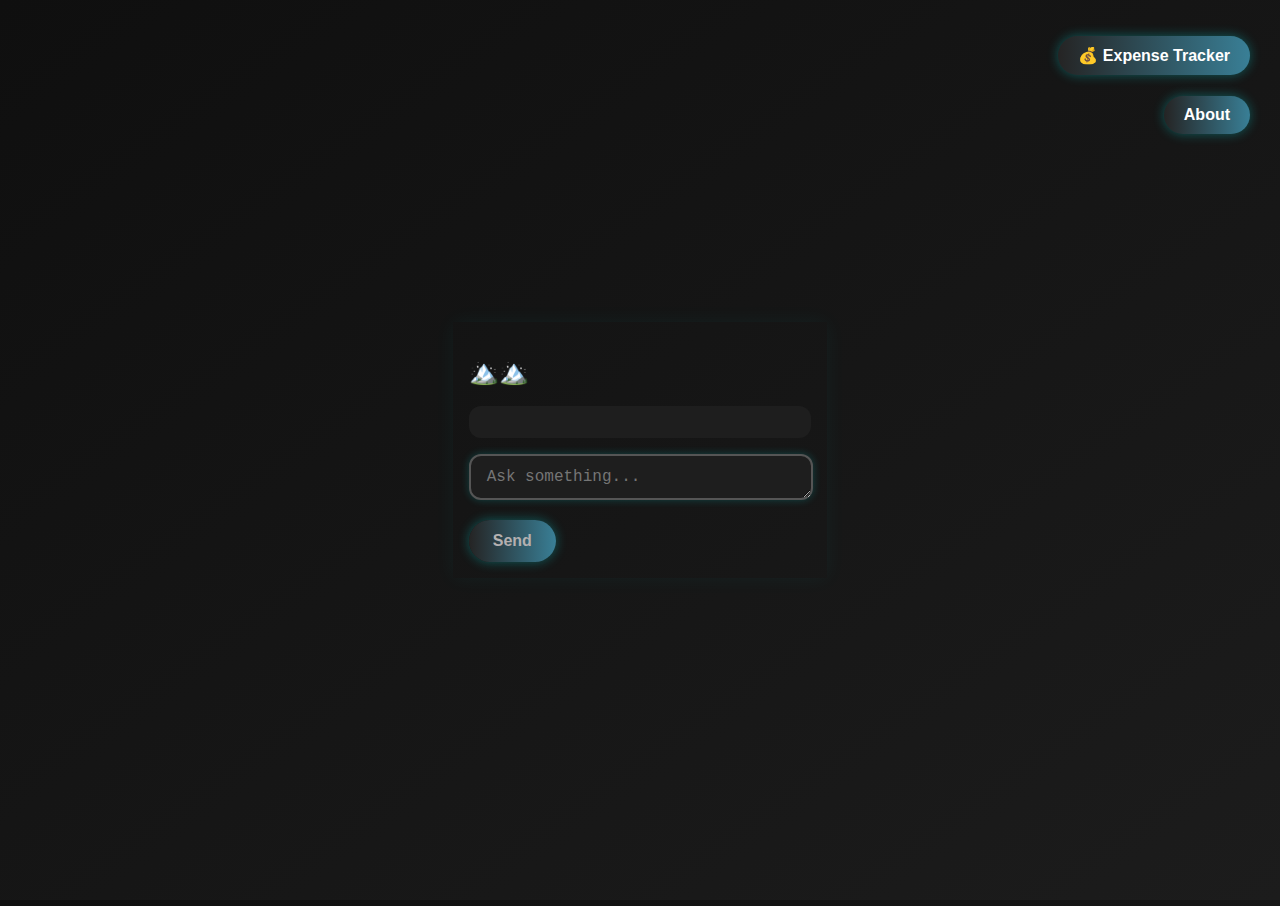
<file: public/index.html>
<!DOCTYPE html>
<html>
<head>
  <title>Travel AI Chatbot</title>
  <link rel="stylesheet" href="css/style.css" />
  <style>
    /* Page transition fade-out */
    .fade-out {
      animation: fadeOut 0.8s forwards;
    }

    @keyframes fadeOut {
      to {
        opacity: 0;
        transform: translateY(-20px);
      }
    }

    .switch-button {
      position: absolute;
      top: 20px;
      right: 30px;
      padding: 10px 20px;
      border: none;
      border-radius: 25px;
      background-color: #333;
      color: white;
      cursor: pointer;
      font-size: 1rem;
      transition: background-color 0.3s ease, transform 0.3s ease;
      z-index: 999;
    }

    .switch-button:hover {
      background-color: #555;
      transform: scale(1.05);
    }

    .nav-button {
      position: absolute;
      top: 80px;
      right: 30px;
      padding: 10px 20px;
      border: none;
      border-radius: 25px;
      background-color: #333;
      color: white;
      cursor: pointer;
      font-size: 1rem;
      transition: background-color 0.3s ease, transform 0.3s ease;
      z-index: 999;
    }

    .nav-button:hover {
      background-color: #555;
      transform: scale(1.05);
    }

    /* Enhanced bot message box styling */
    .message.bot-message {
      background: linear-gradient(135deg, #1e90ff, #00d4ff, #7b68ee); /* Dynamic gradient with purple accent */
      border-radius: 20px;  
      padding: 18px;  
      margin: 12px 0;  
      box-shadow: 0 6px 15px rgba(0, 191, 255, 0.5), 0 0 20px rgba(30, 144, 255, 0.3); /* Glowing shadow */
      border: 1px solid rgba(255, 255, 255, 0.2);  
      color: #fff;  
      display: flex; 
      align-items: flex-start;  
      max-width: 85%;  
      animation: bounceIn 0.5s ease-out; 
      transition: transform 0.2s ease, box-shadow 0.2s ease;  
    }

    .message.bot-message:hover {
      transform: scale(1.02);  
      box-shadow: 0 8px 20px rgba(0, 191, 255, 0.7), 0 0 25px rgba(30, 144, 255, 0.5); /* Enhanced glow */
    }

    .message.bot-message .bot-icon {
      font-size: 28px; 
      margin-right: 12px;  
      text-shadow: 0 0 5px rgba(255, 255, 255, 0.8);  
      animation: wiggle 1.5s infinite;  
    }

    .message.bot-message .typing-area {
      font-size: 17px;  
      line-height: 1.5; 
      text-shadow: 0 1px 3px rgba(0, 0, 0, 0.2);  
    }

    .message.bot-message .typing-area p {
      margin: 6px 0; 
    }


    @keyframes bounceIn {
      0% {
        opacity: 0;
        transform: scale(0.9) translateY(20px);
      }
      60% {
        opacity: 1;
        transform: scale(1.05);
      }
      100% {
        transform: scale(1) translateY(0);
      }
    }


    @keyframes wiggle {
      0%, 100% { transform: rotate(0deg); }
      25% { transform: rotate(5deg); }
      75% { transform: rotate(-5deg); }
    }
  </style>
</head>
<body>

  <button class="switch-button" onclick="goToExpense()">💰 Expense Tracker</button>
  <button class="nav-button" onclick="goToabout()">About</button>

 
  <div class="container">
    <h2>🏔️🏔️</h2>
    <div id="chat-box" class="chat-box"></div>
    <textarea id="chat-input" placeholder="Ask something..." rows="1"></textarea>
    <button onclick="sendMessage()">Send</button>
  </div>


  <script>
    document.addEventListener("DOMContentLoaded", function() {
      for (let i = 0; i < 80; i++) {
        let star = document.createElement("div");
        star.className = "star";
        star.style.left = Math.random() * 100 + "vw";
        star.style.top = Math.random() * 100 + "vh";
        star.style.width = star.style.height = Math.random() * 4 + 2 + "px";
        star.style.animationDuration = (Math.random() * 3 + 2) + "s";
        document.body.appendChild(star);
      }

      setInterval(() => {
        let shootingStar = document.createElement("div");
        shootingStar.className = "shooting-star";
        shootingStar.style.left = Math.random() * 100 + "vw";
        shootingStar.style.top = Math.random() * 50 + "vh";
        document.body.appendChild(shootingStar);
        setTimeout(() => shootingStar.remove(), 3000);
      }, 4000);
    });
  </script>


  <script>
    function goToExpense() {
      document.body.classList.add("fade-out");
      setTimeout(() => {
        window.location.href = "/expense/expense.html";
      }, 700);
    }
  </script>
  <script>
    function goToabout() {
      document.body.classList.add("fade-out");
      setTimeout(() => {
        window.location.href = "/about.html";
      }, 700);
    }
  </script>
  <script src="js/chat.js"></script>
</body>
</html>
</file>
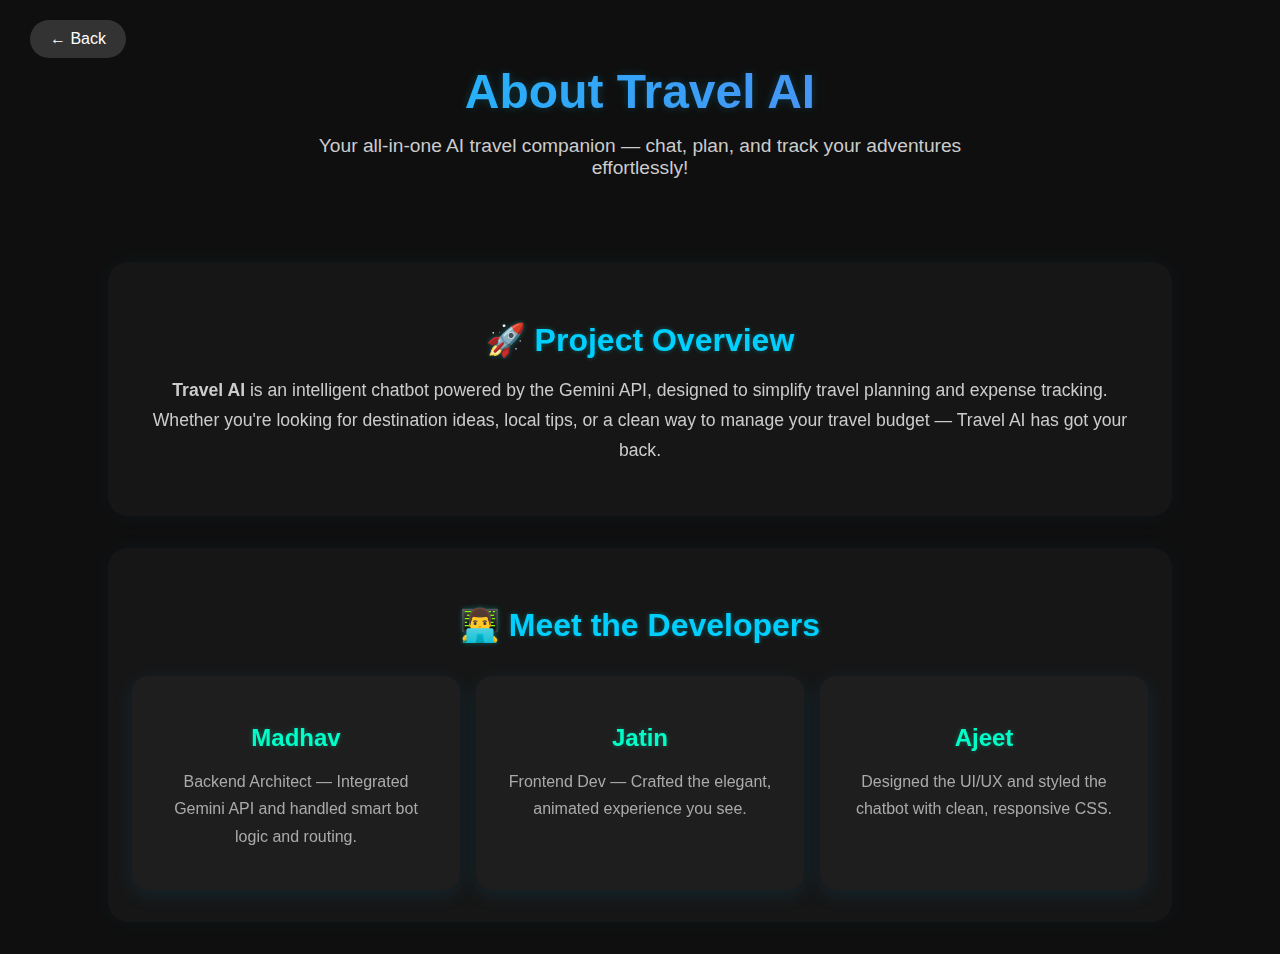
<file: about.html>
<!DOCTYPE html>
<html lang="en">
<head>
  <meta charset="UTF-8" />
  <meta name="viewport" content="width=device-width, initial-scale=1.0"/>
  <title>About - Travel AI</title>
  <style>
    body {
      margin: 0;
      font-family: 'Segoe UI', sans-serif;
      background-color: #0f0f0f;
      color: #fff;
      overflow-x: hidden;
    }
    .back-button {
      position: fixed;
      top: 20px;
      left: 30px;
      padding: 10px 20px;
      border: none;
      border-radius: 25px;
      background: #333;
      color: white;
      cursor: pointer;
      font-size: 1rem;
      transition: background 0.3s ease, transform 0.3s ease;
      z-index: 10;
    }
    .back-button:hover {
      background: #555;
      transform: scale(1.05);
    }
    header {
      text-align: center;
      padding: 4rem 1rem 2rem;
      animation: slideFadeDown 1s ease-in-out;
    }
    header h1 {
      font-size: 3rem;
      margin: 0;
      background: linear-gradient(to right, #00d4ff, #7b68ee);
      color: transparent;
      background-clip: text;
      -webkit-background-clip: text;
      -webkit-text-fill-color: transparent;
      text-shadow: 0 0 10px rgba(0, 212, 255, 0.2);
    }
    header p {
      margin-top: 1rem;
      font-size: 1.2rem;
      color: #ccc;
      max-width: 700px;
      margin-left: auto;
      margin-right: auto;
    }

    .section {
      max-width: 1000px;
      margin: 2rem auto;
      padding: 2rem;
      background: rgba(255, 255, 255, 0.03);
      border-radius: 20px;
      backdrop-filter: blur(5px);
      animation: fadeInUp 1s ease;
      box-shadow: 0 0 20px rgba(0, 191, 255, 0.05);
    }

    .section h2 {
      font-size: 2rem;
      color: #00cfff;
      margin-bottom: 1rem;
      text-shadow: 0 0 5px rgba(0, 255, 255, 0.3);
      text-align: center;
    }

    .section p {
      font-size: 1.1rem;
      line-height: 1.7;
      color: #ccc;
      text-align: center;
    }

    .developers {
      display: grid;
      grid-template-columns: repeat(auto-fit, minmax(250px, 1fr));
      gap: 2rem;
      margin-top: 2rem;
      justify-items: center;
    }

    .dev-card {
      background: #1e1e1e;
      padding: 1.5rem;
      border-radius: 16px;
      width: 100%;
      max-width: 280px;
      text-align: center;
      transition: transform 0.3s ease, box-shadow 0.3s ease;
      box-shadow: 0 5px 20px rgba(0, 191, 255, 0.1);
    }

    .dev-card:hover {
      transform: translateY(-5px) scale(1.03);
      box-shadow: 0 10px 25px rgba(0, 191, 255, 0.3);
    }

    .dev-card h3 {
      font-size: 1.5rem;
      margin-bottom: 0.5rem;
      color: #00ffc8;
      text-shadow: 0 0 5px rgba(0, 255, 200, 0.3);
    }

    .dev-card p {
      font-size: 1rem;
      color: #aaa;
    }

    @keyframes slideFadeDown {
      from {
        opacity: 0;
        transform: translateY(-40px);
      }
      to {
        opacity: 1;
        transform: translateY(0);
      }
    }

    @keyframes fadeInUp {
      from {
        opacity: 0;
        transform: translateY(40px);
      }
      to {
        opacity: 1;
        transform: translateY(0);
      }
    }

    @media (max-width: 768px) {
      header h1 {
        font-size: 2.2rem;
      }

      header p {
        font-size: 1rem;
      }

      .section {
        padding: 1.5rem;
      }
    }
  </style>
</head>
<body>
  <button class="back-button" onclick="window.location.href='/'">← Back</button>
  <header>
    <h1>About Travel AI</h1>
    <p>Your all-in-one AI travel companion — chat, plan, and track your adventures effortlessly!</p>
  </header>

  <div class="section">
    <h2>🚀 Project Overview</h2>
    <p>
      <strong>Travel AI</strong> is an intelligent chatbot powered by the Gemini API, designed to simplify travel planning and expense tracking.
      Whether you're looking for destination ideas, local tips, or a clean way to manage your travel budget — Travel AI has got your back.
    </p>
  </div>

  <div class="section">
    <h2>👨‍💻 Meet the Developers</h2>
    <div class="developers">
      <div class="dev-card">
        <h3>Madhav</h3>
        <p>Backend Architect — Integrated Gemini API and handled smart bot logic and routing.</p>
      </div>
      <div class="dev-card">
        <h3>Jatin</h3>
        <p>
          Frontend Dev — Crafted the elegant, animated experience you see.
        </p>
      </div>
      <div class="dev-card">
        <h3>Ajeet</h3>
        <p>Designed the UI/UX and styled the chatbot with clean, responsive CSS.</p>
      </div>
    </div>
  </div>

</body>
</html>
</file>
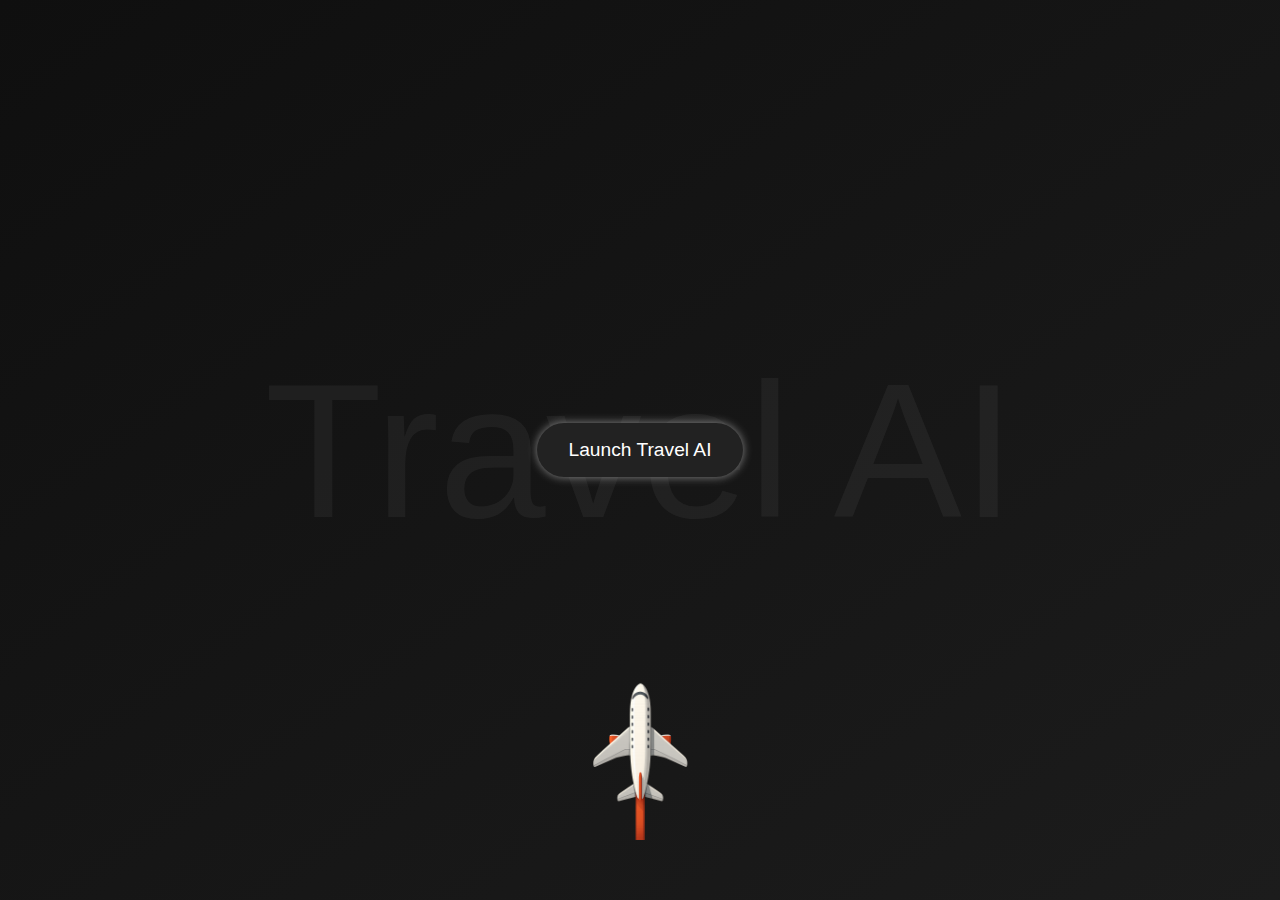
<file: public/mainpage.html>
<!DOCTYPE html>
<html lang="en">
<head>
  <meta charset="UTF-8" />
  <meta name="viewport" content="width=device-width, initial-scale=1.0" />
  <title>Travel AI Startup</title>
  <style>
    body {
      margin: 0;
      height: 100vh;
      background: linear-gradient(to bottom right, #0f0f0f, #1c1c1c);
      color: white;
      display: flex;
      justify-content: center;
      align-items: center;
      overflow: hidden;
      font-family: 'Segoe UI', sans-serif;
    }

    .background-text {
      position: absolute;
      font-size: 12rem;
      color: rgba(255, 255, 255, 0.05);
      user-select: none;
      z-index: 0;
    }

    .container {
      position: relative;
      text-align: center;
      z-index: 2;
    }

    .launch-button {
      padding: 1rem 2rem;
      font-size: 1.2rem;
      border: none;
      border-radius: 30px;
      background-color: #222;
      color: white;
      cursor: pointer;
      box-shadow: 0 0 10px #888;
      transition: all 0.3s ease;
    }

    .launch-button:hover {
      background-color: #444;
    }

    .airplane {
      width: 120px;
      position: absolute;
      bottom: 60px;
      left: 50%;
      transform: translateX(-50%);
      transition: transform 3s ease-in-out;
      z-index: 1;
    }

    .fly {
      animation: takeOff 3s forwards;
    }

    @keyframes takeOff {
      0% {
        transform: translateX(-50%) translateY(0) rotate(0);
        opacity: 1;
      }
      100% {
        transform: translateX(-50%) translateY(-100vh) rotate(0);
        opacity: 0;
      }
    }
  </style>
</head>
<body>
  <div class="background-text">Travel AI</div>
  <div class="container">
    <button class="launch-button" onclick="launchBot()">Launch Travel AI</button>
  </div>
  <img id="airplane" class="airplane" src="airp.png" alt="A" />
  <script>
    function launchBot() {
      const plane = document.getElementById("airplane");
      plane.classList.add("fly");
      setTimeout(() => {
        window.location.href = "http://localhost:3000/index.html";  // Absolute path
      }, 2800);
    }
  </script>
</body> 
</html>
</file>
<file: public/css/style.css>
body {
  margin: 0;
  height: 100vh;
  background: linear-gradient(to bottom right, #0f0f0f, #1c1c1c);
  color: white;
  display: flex;
  justify-content: center;
  align-items: center;
  overflow: hidden;
  font-family: 'Segoe UI', sans-serif;
}

.star {
  position: absolute;
  width: 1.2px; 
  height: 1.2px;
  background: white;
  border-radius: 50%;
  opacity: 0;
  animation: twinkle 3s infinite alternate;
  box-shadow: 0 0 2px rgba(255, 255, 255, 0.8);
}

@keyframes twinkle {
  0% { opacity: 0.1; transform: scale(0.8); }
  50% { opacity: 0.5; transform: scale(1.2); }
  100% { opacity: 0.1; transform: scale(1); }
}
 

#chat-input {
  width: 90%;
  padding: 12px 16px;
  margin-top: 1rem;
  border: 2px solid #555;
  border-radius: 12px;
  font-size: 1rem;
  background-color: #1e1e1e;
  color: #fff;
  transition: all 0.3s ease;
  outline: none;
  box-shadow: 0 0 8px rgba(0, 255, 255, 0.2);
}

#chat-input:focus {
  border-color: #00ffe7;
  box-shadow: 0 0 16px rgba(0, 255, 255, 0.6);
  transform: scale(1.03);
}
button {
  margin-top: 1rem;
  padding: 12px 24px;
  font-size: 1rem;
  border: none;
  border-radius: 40px;
  background: linear-gradient(to right, #252424, #397f96);
  color: #b4b0b0;
  cursor: pointer;
  transition: all 0.3s ease;
  font-weight: bold;
  box-shadow: 0 0 12px rgba(0, 255, 255, 0.3);
}

button:hover {
  transform: scale(1.05);
  box-shadow: 0 0 20px rgba(0, 145, 255, 0.6);
}

button:active {
  transform: scale(0.97);
  box-shadow: 0 0 10px rgba(7, 134, 212, 0.4);
}

.container {
  box-shadow: 0 0 20px rgba(0, 255, 255, 0.05);
}

.shooting-star {
  position: absolute;
  width: 2px;
  height: 40px;
  background: white;
  opacity: 0.7;
  transform: rotate(45deg);
  animation: shooting 3s linear infinite;
}

@keyframes shooting {
  0% { transform: translate(-100vw, -100vh) rotate(45deg); opacity: 1; }
  100% { transform: translate(100vw, 100vh) rotate(45deg); opacity: 0; }
}
.container {
  max-width: 800px;
  margin: 2rem auto;
  padding: 1rem;

}
#chat-messages {
  max-height: 70vh;
  overflow-y: auto;
  padding: 10px;
  font-size: 1rem;
  line-height: 1.5;
  transition: max-height 0.3s ease;
  word-wrap: break-word;
}
#chat-box {
  overflow-y: auto;
  max-height: 80vh;
}

.bot-message {
  display: flex;
  align-items: flex-start;
  margin: 10px 0;
  font-size: 1rem;
  color: #eee;
}

.bot-icon {
  font-size: 1.5rem;
  margin-right: 10px;
  animation: bounceIn 0.4s ease;
}

.typing-animation {
  white-space: pre-wrap;
  word-break: break-word;
  animation: fadeIn 0.3s ease-in;
}

@keyframes bounceIn {
  0% {
    transform: scale(0.5);
    opacity: 0;
  }
  100% {
    transform: scale(1);
    opacity: 1;
  }
}

@keyframes fadeIn {
  from { opacity: 0 }
  to { opacity: 1 }
}

.message {
  white-space: pre-wrap;
  word-wrap: break-word;
  padding: 10px;
  margin: 5px 0;
  border-radius: 10px;
}

.message.bot {
  background-color: #333;
  color: #fff;
}

.message.user {
  background-color: #007bff;
  color: #fff;
  text-align: right;
}


.chat-message {
  margin-bottom: 1rem;
  padding: 0.8rem;
  border-radius: 12px;
  background-color: #1e1e1e;
  color: #fff;
  width: fit-content;
  max-width: 90%;
}

.chat-box {
  background: #1e1e1e;
  border-radius: 12px;
  padding: 1rem;
  max-height: 70vh;
  overflow-y: auto;
  transition: all 0.3s ease;
}
.message {
  margin: 0.5rem 0;
}
.bot {
  color: #81ecec;
}
.user {
  color: #74b9ff;
}
.typing {
  animation: blink 1s steps(1) infinite;
}
@keyframes blink {
  50% {
    opacity: 0;
  }
}
</file>
